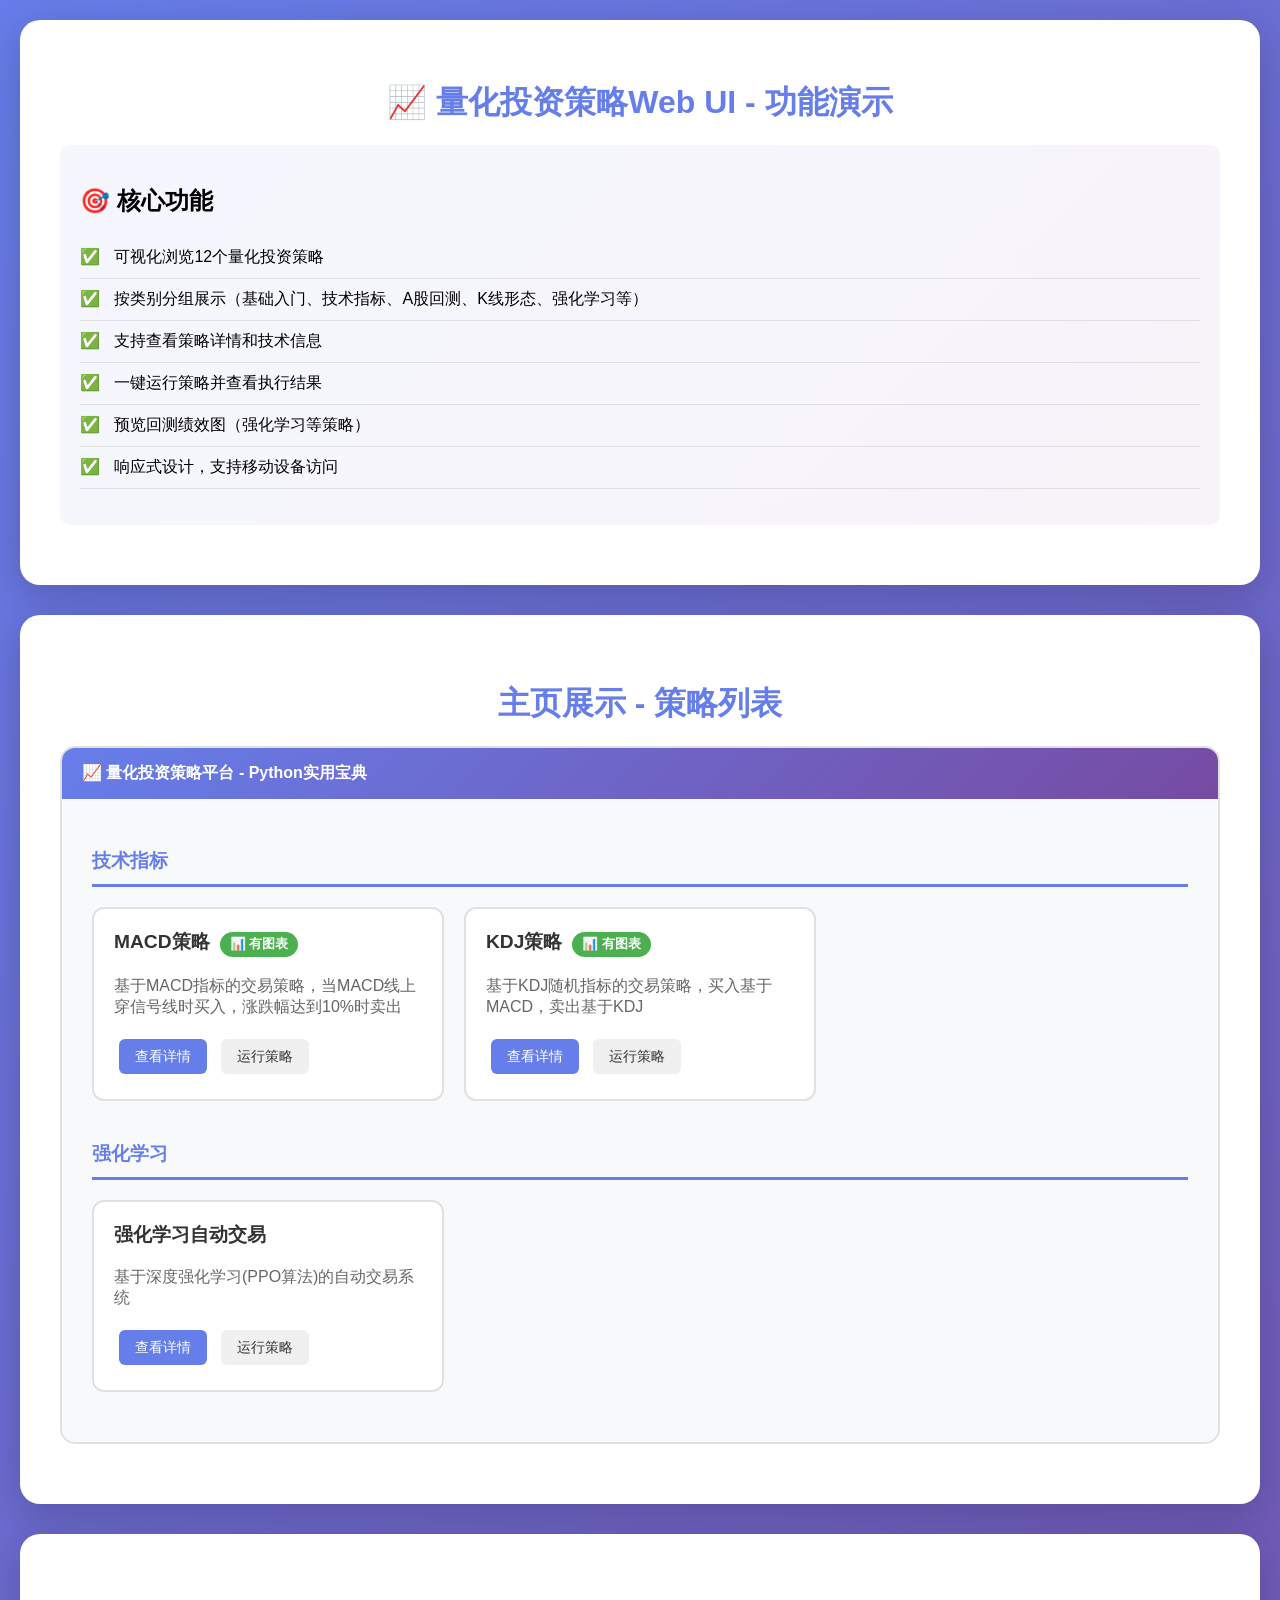
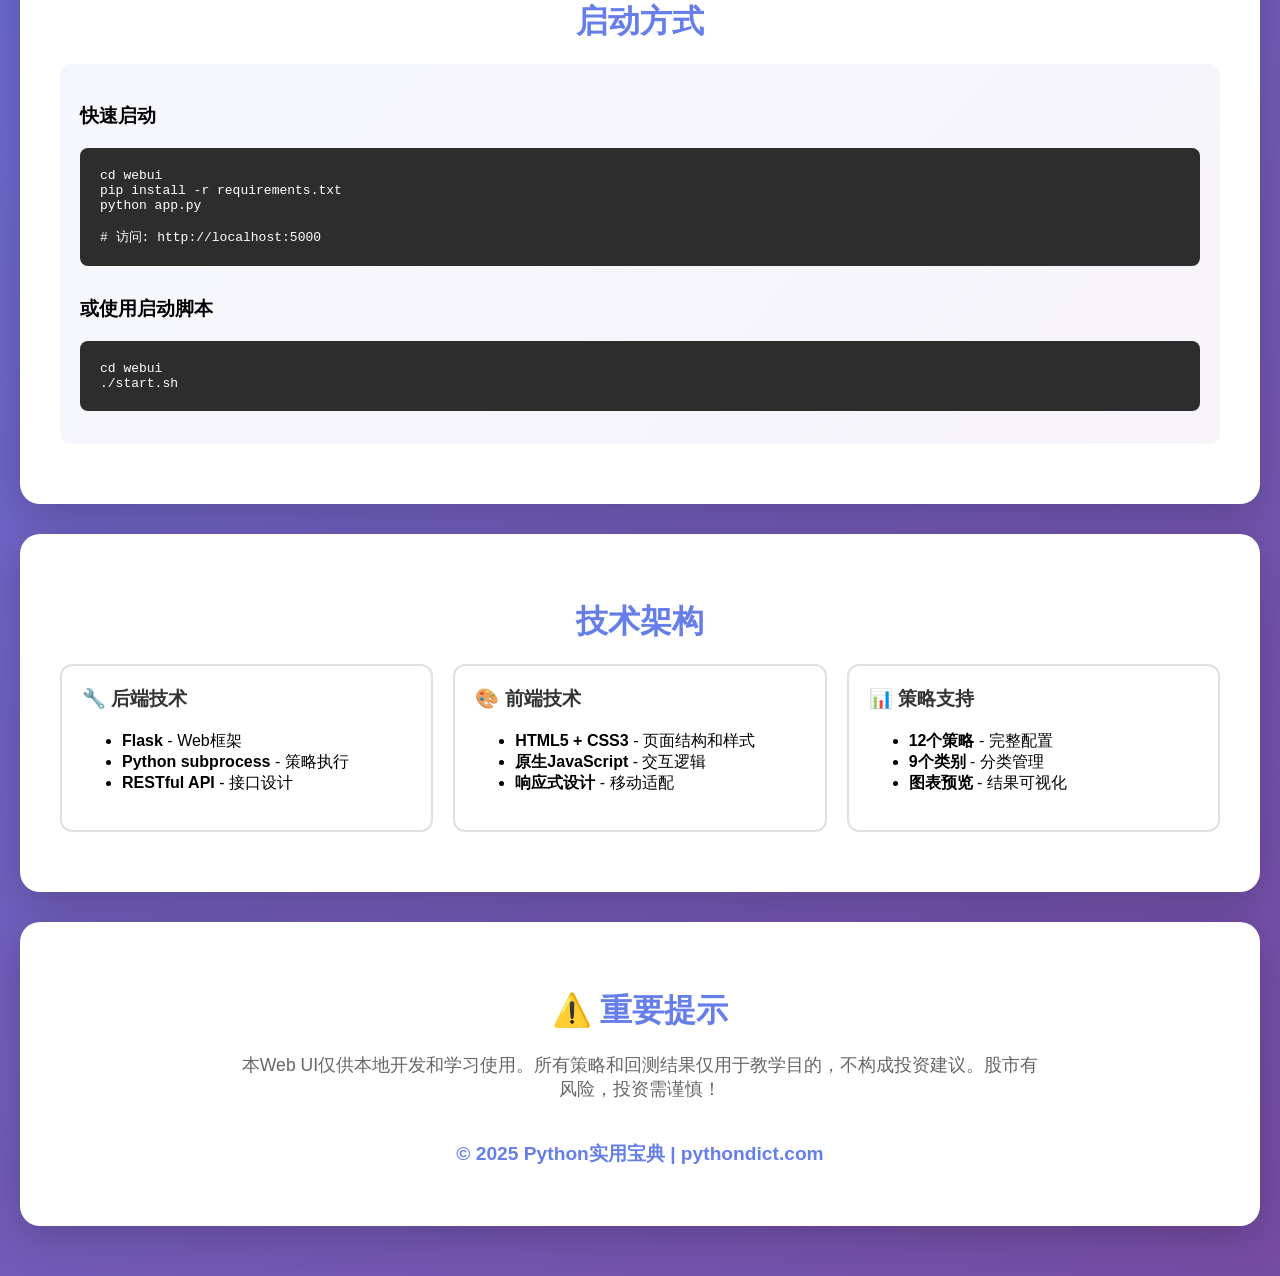
<file: webui/DEMO_SCREENSHOT.html>
<!DOCTYPE html>
<html lang="zh-CN">
<head>
    <meta charset="UTF-8">
    <meta name="viewport" content="width=device-width, initial-scale=1.0">
    <title>量化投资策略Web UI - 演示截图</title>
    <style>
        body {
            font-family: -apple-system, BlinkMacSystemFont, 'Segoe UI', 'PingFang SC', sans-serif;
            margin: 0;
            padding: 20px;
            background: linear-gradient(135deg, #667eea 0%, #764ba2 100%);
        }
        
        .demo-container {
            max-width: 1400px;
            margin: 0 auto;
        }
        
        .demo-section {
            background: white;
            border-radius: 20px;
            padding: 40px;
            margin-bottom: 30px;
            box-shadow: 0 10px 40px rgba(0, 0, 0, 0.2);
        }
        
        .demo-title {
            font-size: 2rem;
            color: #667eea;
            margin-bottom: 20px;
            text-align: center;
        }
        
        .screenshot {
            border: 2px solid #e0e0e0;
            border-radius: 15px;
            overflow: hidden;
            margin: 20px 0;
        }
        
        .screenshot-header {
            background: linear-gradient(135deg, #667eea 0%, #764ba2 100%);
            color: white;
            padding: 15px 20px;
            font-weight: bold;
        }
        
        .screenshot-content {
            padding: 30px;
            background: #f8f9fa;
        }
        
        .card-grid {
            display: grid;
            grid-template-columns: repeat(auto-fill, minmax(300px, 1fr));
            gap: 20px;
            margin: 20px 0;
        }
        
        .strategy-card {
            background: white;
            border: 2px solid #e0e0e0;
            border-radius: 12px;
            padding: 20px;
            transition: all 0.3s ease;
        }
        
        .strategy-card:hover {
            transform: translateY(-5px);
            border-color: #667eea;
            box-shadow: 0 8px 20px rgba(102, 126, 234, 0.15);
        }
        
        .strategy-card h3 {
            color: #333;
            margin-top: 0;
            font-size: 1.2rem;
        }
        
        .badge {
            display: inline-block;
            padding: 4px 10px;
            background: #4CAF50;
            color: white;
            border-radius: 15px;
            font-size: 0.8rem;
            margin-left: 10px;
        }
        
        .btn {
            display: inline-block;
            padding: 8px 16px;
            margin: 5px;
            border-radius: 6px;
            text-decoration: none;
            font-size: 0.9rem;
            transition: all 0.3s ease;
        }
        
        .btn-primary {
            background: #667eea;
            color: white;
        }
        
        .btn-secondary {
            background: #f0f0f0;
            color: #333;
        }
        
        .feature-list {
            list-style: none;
            padding: 0;
        }
        
        .feature-list li {
            padding: 10px 0;
            border-bottom: 1px solid #e0e0e0;
        }
        
        .feature-list li:before {
            content: "✅ ";
            margin-right: 10px;
        }
        
        .info-box {
            background: linear-gradient(135deg, #667eea10 0%, #764ba210 100%);
            padding: 20px;
            border-radius: 10px;
            margin: 20px 0;
        }
        
        code {
            background: #f4f4f4;
            padding: 2px 6px;
            border-radius: 4px;
            font-family: 'Courier New', monospace;
        }
    </style>
</head>
<body>
    <div class="demo-container">
        <div class="demo-section">
            <h1 class="demo-title">📈 量化投资策略Web UI - 功能演示</h1>
            
            <div class="info-box">
                <h2>🎯 核心功能</h2>
                <ul class="feature-list">
                    <li>可视化浏览12个量化投资策略</li>
                    <li>按类别分组展示（基础入门、技术指标、A股回测、K线形态、强化学习等）</li>
                    <li>支持查看策略详情和技术信息</li>
                    <li>一键运行策略并查看执行结果</li>
                    <li>预览回测绩效图（强化学习等策略）</li>
                    <li>响应式设计，支持移动设备访问</li>
                </ul>
            </div>
        </div>

        <div class="demo-section">
            <h2 class="demo-title">主页展示 - 策略列表</h2>
            
            <div class="screenshot">
                <div class="screenshot-header">
                    📈 量化投资策略平台 - Python实用宝典
                </div>
                <div class="screenshot-content">
                    <h3 style="color: #667eea; border-bottom: 3px solid #667eea; padding-bottom: 10px;">技术指标</h3>
                    
                    <div class="card-grid">
                        <div class="strategy-card">
                            <h3>MACD策略<span class="badge">📊 有图表</span></h3>
                            <p style="color: #666;">基于MACD指标的交易策略，当MACD线上穿信号线时买入，涨跌幅达到10%时卖出</p>
                            <div>
                                <a href="#" class="btn btn-primary">查看详情</a>
                                <a href="#" class="btn btn-secondary">运行策略</a>
                            </div>
                        </div>
                        
                        <div class="strategy-card">
                            <h3>KDJ策略<span class="badge">📊 有图表</span></h3>
                            <p style="color: #666;">基于KDJ随机指标的交易策略，买入基于MACD，卖出基于KDJ</p>
                            <div>
                                <a href="#" class="btn btn-primary">查看详情</a>
                                <a href="#" class="btn btn-secondary">运行策略</a>
                            </div>
                        </div>
                    </div>
                    
                    <h3 style="color: #667eea; border-bottom: 3px solid #667eea; padding-bottom: 10px; margin-top: 40px;">强化学习</h3>
                    
                    <div class="card-grid">
                        <div class="strategy-card">
                            <h3>强化学习自动交易</h3>
                            <p style="color: #666;">基于深度强化学习(PPO算法)的自动交易系统</p>
                            <div>
                                <a href="#" class="btn btn-primary">查看详情</a>
                                <a href="#" class="btn btn-secondary">运行策略</a>
                            </div>
                        </div>
                    </div>
                </div>
            </div>
        </div>

        <div class="demo-section">
            <h2 class="demo-title">启动方式</h2>
            
            <div class="info-box">
                <h3>快速启动</h3>
                <pre style="background: #2d2d2d; color: #fff; padding: 20px; border-radius: 8px; overflow-x: auto;">
cd webui
pip install -r requirements.txt
python app.py

# 访问: http://localhost:5000
</pre>
                
                <h3 style="margin-top: 30px;">或使用启动脚本</h3>
                <pre style="background: #2d2d2d; color: #fff; padding: 20px; border-radius: 8px; overflow-x: auto;">
cd webui
./start.sh
</pre>
            </div>
        </div>

        <div class="demo-section">
            <h2 class="demo-title">技术架构</h2>
            
            <div class="card-grid">
                <div class="strategy-card">
                    <h3>🔧 后端技术</h3>
                    <ul>
                        <li><strong>Flask</strong> - Web框架</li>
                        <li><strong>Python subprocess</strong> - 策略执行</li>
                        <li><strong>RESTful API</strong> - 接口设计</li>
                    </ul>
                </div>
                
                <div class="strategy-card">
                    <h3>🎨 前端技术</h3>
                    <ul>
                        <li><strong>HTML5 + CSS3</strong> - 页面结构和样式</li>
                        <li><strong>原生JavaScript</strong> - 交互逻辑</li>
                        <li><strong>响应式设计</strong> - 移动适配</li>
                    </ul>
                </div>
                
                <div class="strategy-card">
                    <h3>📊 策略支持</h3>
                    <ul>
                        <li><strong>12个策略</strong> - 完整配置</li>
                        <li><strong>9个类别</strong> - 分类管理</li>
                        <li><strong>图表预览</strong> - 结果可视化</li>
                    </ul>
                </div>
            </div>
        </div>

        <div class="demo-section" style="text-align: center;">
            <h2 class="demo-title">⚠️ 重要提示</h2>
            <p style="font-size: 1.1rem; color: #666; max-width: 800px; margin: 20px auto;">
                本Web UI仅供本地开发和学习使用。所有策略和回测结果仅用于教学目的，不构成投资建议。股市有风险，投资需谨慎！
            </p>
            
            <div style="margin-top: 40px;">
                <p style="color: #667eea; font-size: 1.2rem; font-weight: bold;">
                    © 2025 Python实用宝典 | pythondict.com
                </p>
            </div>
        </div>
    </div>
</body>
</html>
</file>
